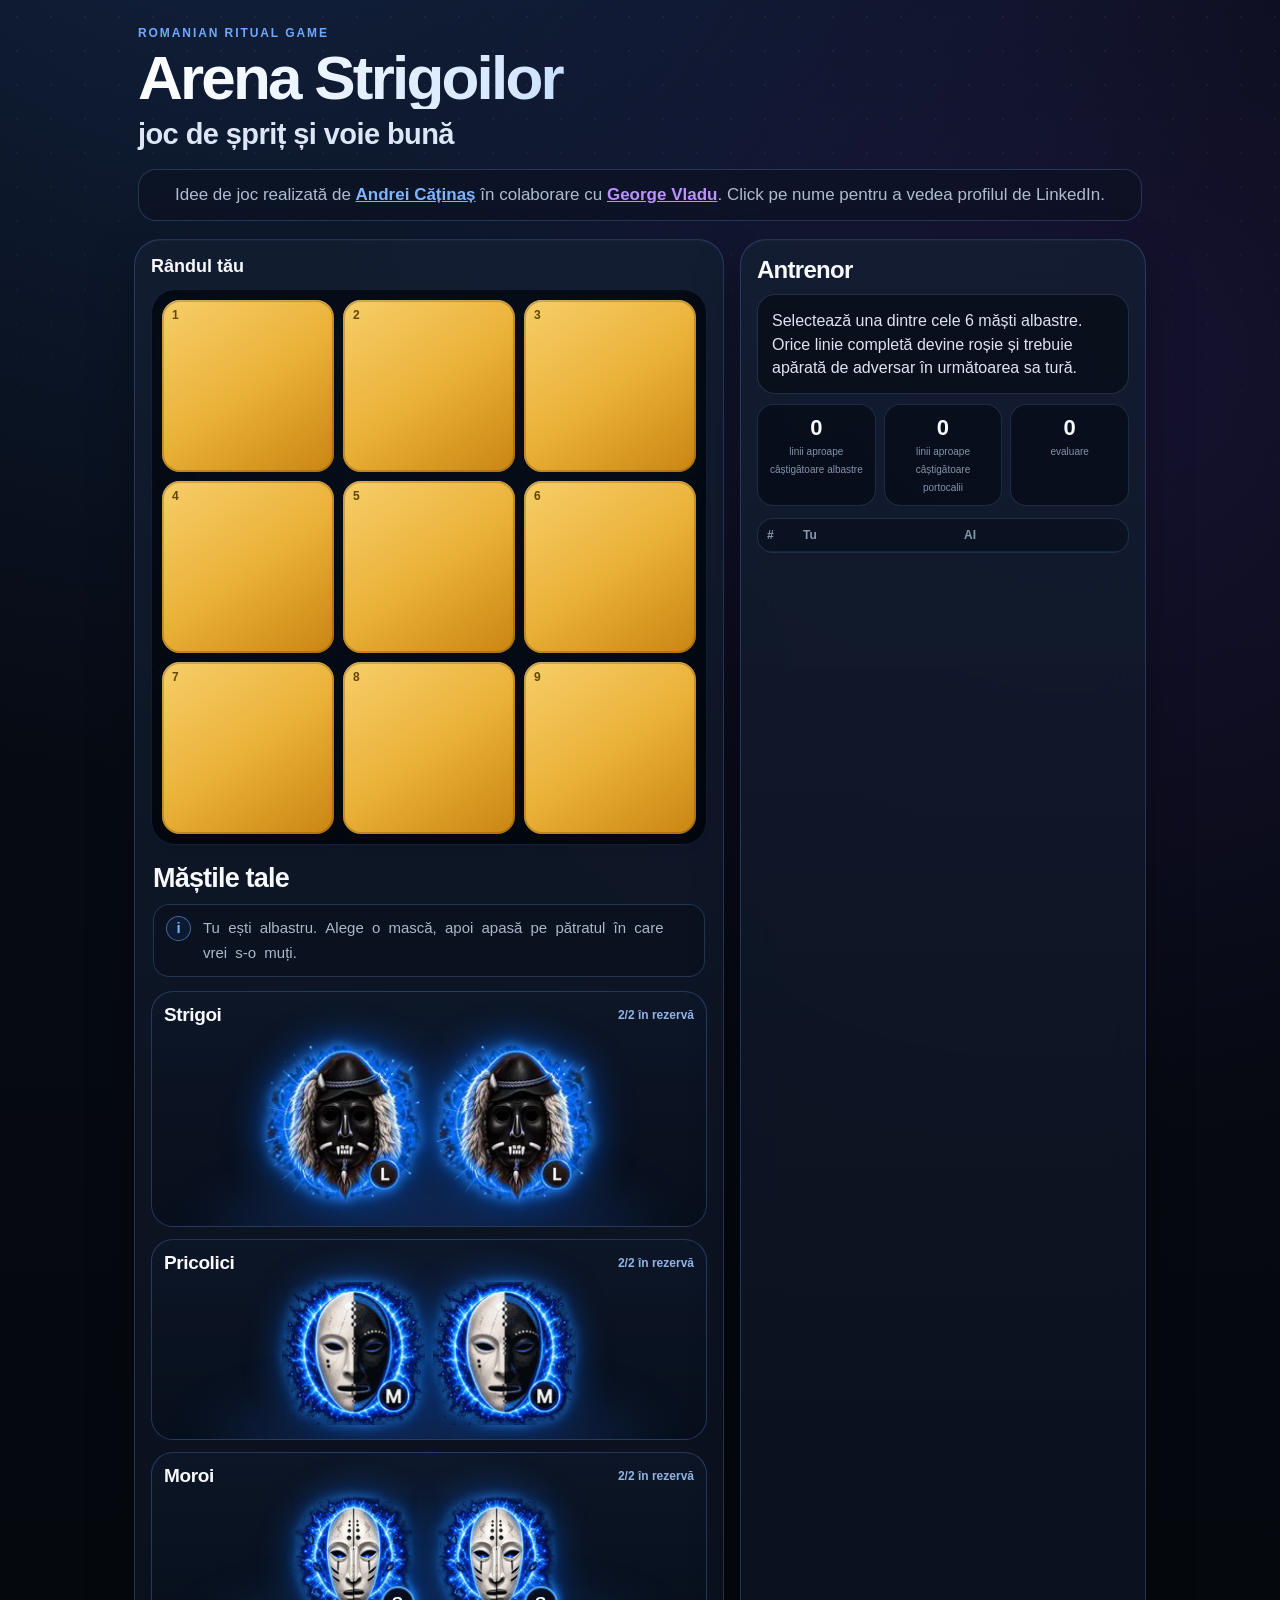
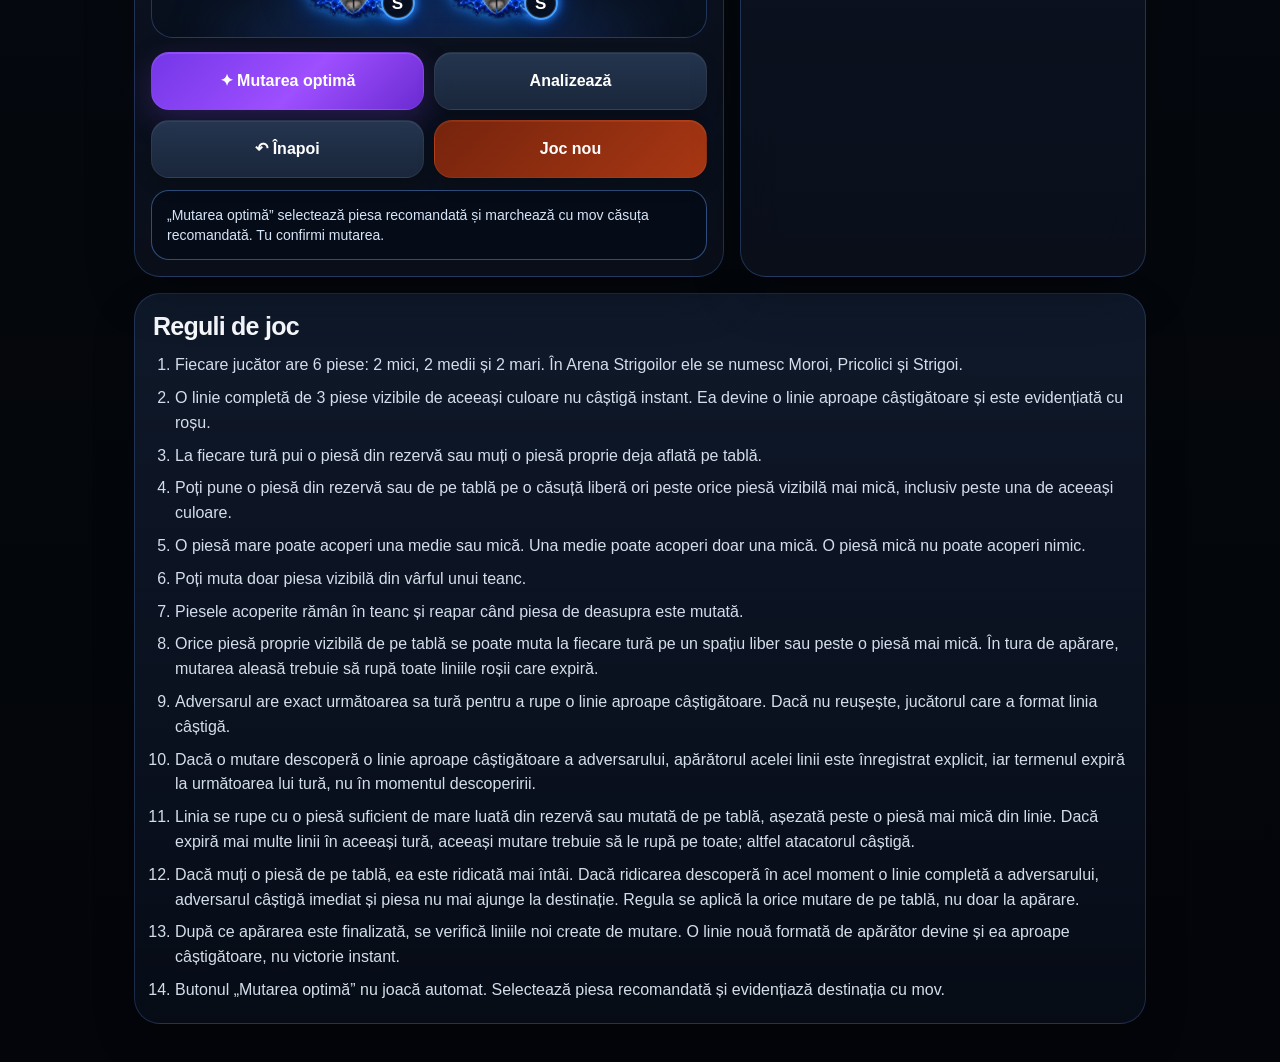
<file: index.html>
<!doctype html>
<html lang="ro">
<head>
  <meta charset="utf-8">
  <meta name="viewport" content="width=device-width,initial-scale=1,maximum-scale=1,user-scalable=no">
  <meta name="theme-color" content="#05080f">
  <title>Arena Strigoilor</title>
  <link rel="icon" href="assets/mask-large.svg" type="image/svg+xml">
  <link rel="stylesheet" href="assets/apple.css">
  <link rel="stylesheet" href="assets/team-aura.css">
  <link rel="stylesheet" href="assets/mask-layout-v2.css?v=20260820a">
  <link rel="stylesheet" href="assets/game-effects.css?v=20260814p">
  <link rel="stylesheet" href="assets/mask-guide.css?v=20260815b">
  <link rel="stylesheet" href="assets/mask-transparent.css?v=20260820d">
  <link rel="stylesheet" href="assets/defeat-popup-v2.css?v=20260814g">
  <link rel="stylesheet" href="assets/win-popup.css?v=20260815a">
  <link rel="stylesheet" href="assets/regula-strigoi-1.css?v=20260817g">
</head>
<body>
  <div class="app">
    <header class="hero">
      <div class="eyebrow">Romanian ritual game</div>
      <h1>Arena Strigoilor</h1>
      <div class="tagline">joc de șpriț și voie bună</div>
      <div class="credit">Idee de joc realizată de <a class="a" href="https://www.linkedin.com/in/andrei-catinas?utm_source=share&amp;utm_campaign=share_via&amp;utm_content=profile&amp;utm_medium=ios_app" target="_blank" rel="noopener noreferrer">Andrei Căținaș</a> în colaborare cu <a class="g" href="https://www.linkedin.com/in/george-vladu-1233897a?utm_source=share_via&amp;utm_content=profile&amp;utm_medium=member_ios" target="_blank" rel="noopener noreferrer">George Vladu</a>. Click pe nume pentru a vedea profilul de LinkedIn.</div>
    </header>
    <div class="layout">
      <section class="glass">
        <div id="status" class="status" aria-live="polite">Rândul tău</div>
        <div id="threatBanner" class="threat-banner" role="status" aria-live="assertive" hidden></div>
        <div id="aiTauntBanner" class="ai-taunt-banner" aria-live="polite" hidden></div>
        <div id="board" class="board"></div>
        <div class="reserve-title">Măștile tale</div>
        <div id="maskInstruction" class="instructions mask-instructions"><div class="i">i</div><div class="mask-instruction-copy">Tu ești albastru. Alege o mască, apoi apasă pe pătratul în care vrei s-o muți.</div></div>
        <div id="reserveGroups" class="reserve-groups"></div>
        <div class="controls"><button id="hint" class="action">✦ Mutarea optimă</button><button id="analyze" class="action">Analizează</button><button id="undo" class="action">↶ Înapoi</button><button id="newgame" class="action">Joc nou</button></div>
        <div id="hintBox" class="hint-box">„Mutarea optimă” selectează piesa recomandată și marchează cu mov căsuța recomandată. Tu confirmi mutarea.</div>
      </section>
      <section class="glass">
        <div class="coach-title">Antrenor</div>
        <div id="coach" class="coach" aria-live="polite">Selectează o mască albastră din rezervă. Piesele sunt grupate pe 3 rânduri: mari sus, medii la mijloc, mici jos.</div>
        <div class="metrics"><div class="metric"><strong id="mine">0</strong><span>linii aproape câștigătoare albastre</span></div><div class="metric"><strong id="theirs">0</strong><span>linii aproape câștigătoare portocalii</span></div><div class="metric"><strong id="eval">0</strong><span>evaluare</span></div></div>
        <div class="history"><div class="row head"><div>#</div><div>Tu</div><div>AI</div></div><div id="historyRows"></div></div>
      </section>
    </div>
    <section class="rules">
      <h2>Reguli de joc</h2>
      <ol>
        <li>Fiecare jucător are 6 piese: 2 mici, 2 medii și 2 mari. În Arena Strigoilor ele se numesc Moroi, Pricolici și Strigoi.</li>
        <li>O linie completă de 3 piese vizibile de aceeași culoare nu câștigă instant. Ea devine o linie aproape câștigătoare și este evidențiată cu roșu.</li>
        <li>La fiecare tură pui o piesă din rezervă sau muți o piesă proprie deja aflată pe tablă.</li>
        <li>Poți pune o piesă din rezervă sau de pe tablă pe o căsuță liberă ori peste orice piesă vizibilă mai mică, inclusiv peste una de aceeași culoare.</li>
        <li>O piesă mare poate acoperi una medie sau mică. Una medie poate acoperi doar una mică. O piesă mică nu poate acoperi nimic.</li>
        <li>Poți muta doar piesa vizibilă din vârful unui teanc.</li>
        <li>Piesele acoperite rămân în teanc și reapar când piesa de deasupra este mutată.</li>
        <li>Orice piesă proprie vizibilă de pe tablă se poate muta la fiecare tură pe un spațiu liber sau peste o piesă mai mică. În tura de apărare, mutarea aleasă trebuie să rupă toate liniile roșii care expiră.</li>
        <li>Adversarul are exact următoarea sa tură pentru a rupe o linie aproape câștigătoare. Dacă nu reușește, jucătorul care a format linia câștigă.</li>
        <li>Dacă o mutare descoperă o linie aproape câștigătoare a adversarului, apărătorul acelei linii este înregistrat explicit, iar termenul expiră la următoarea lui tură, nu în momentul descoperirii.</li>
        <li>Linia se rupe cu o piesă suficient de mare luată din rezervă sau mutată de pe tablă, așezată peste o piesă mai mică din linie. Dacă expiră mai multe linii în aceeași tură, aceeași mutare trebuie să le rupă pe toate; altfel atacatorul câștigă.</li>
        <li>Dacă muți o piesă de pe tablă, ea este ridicată mai întâi. Dacă ridicarea descoperă în acel moment o linie completă a adversarului, adversarul câștigă imediat și piesa nu mai ajunge la destinație. Regula se aplică la orice mutare de pe tablă, nu doar la apărare.</li>
        <li>După ce apărarea este finalizată, se verifică liniile noi create de mutare. O linie nouă formată de apărător devine și ea aproape câștigătoare, nu victorie instant.</li>
        <li>Butonul „Mutarea optimă” nu joacă automat. Selectează piesa recomandată și evidențiază destinația cu mov.</li>
      </ol>
    </section>
  </div>
  <div id="fireworks"></div>
  <div id="loseOverlay" class="overlay"><div class="popup"><img src="defeat.svg?v=20260814g" alt=""><h3>Ai fost învins</h3><p>Viața e grea Boss</p><button id="closePopup">Închide</button></div></div>
  <script src="assets/mask-assets.js?v=20260820c"></script>
  <script src="assets/regula-strigoi-1.js?v=20260820e"></script>
  <script src="assets/apple.js?v=20260820c"></script>
  <script src="assets/mask-guide.js?v=20260815b"></script>
  <script src="assets/win-popup-hook.js?v=20260815a"></script>
  <script src="assets/defeat-sticker.js?v=20260814g"></script>
</body>
</html>
</file>
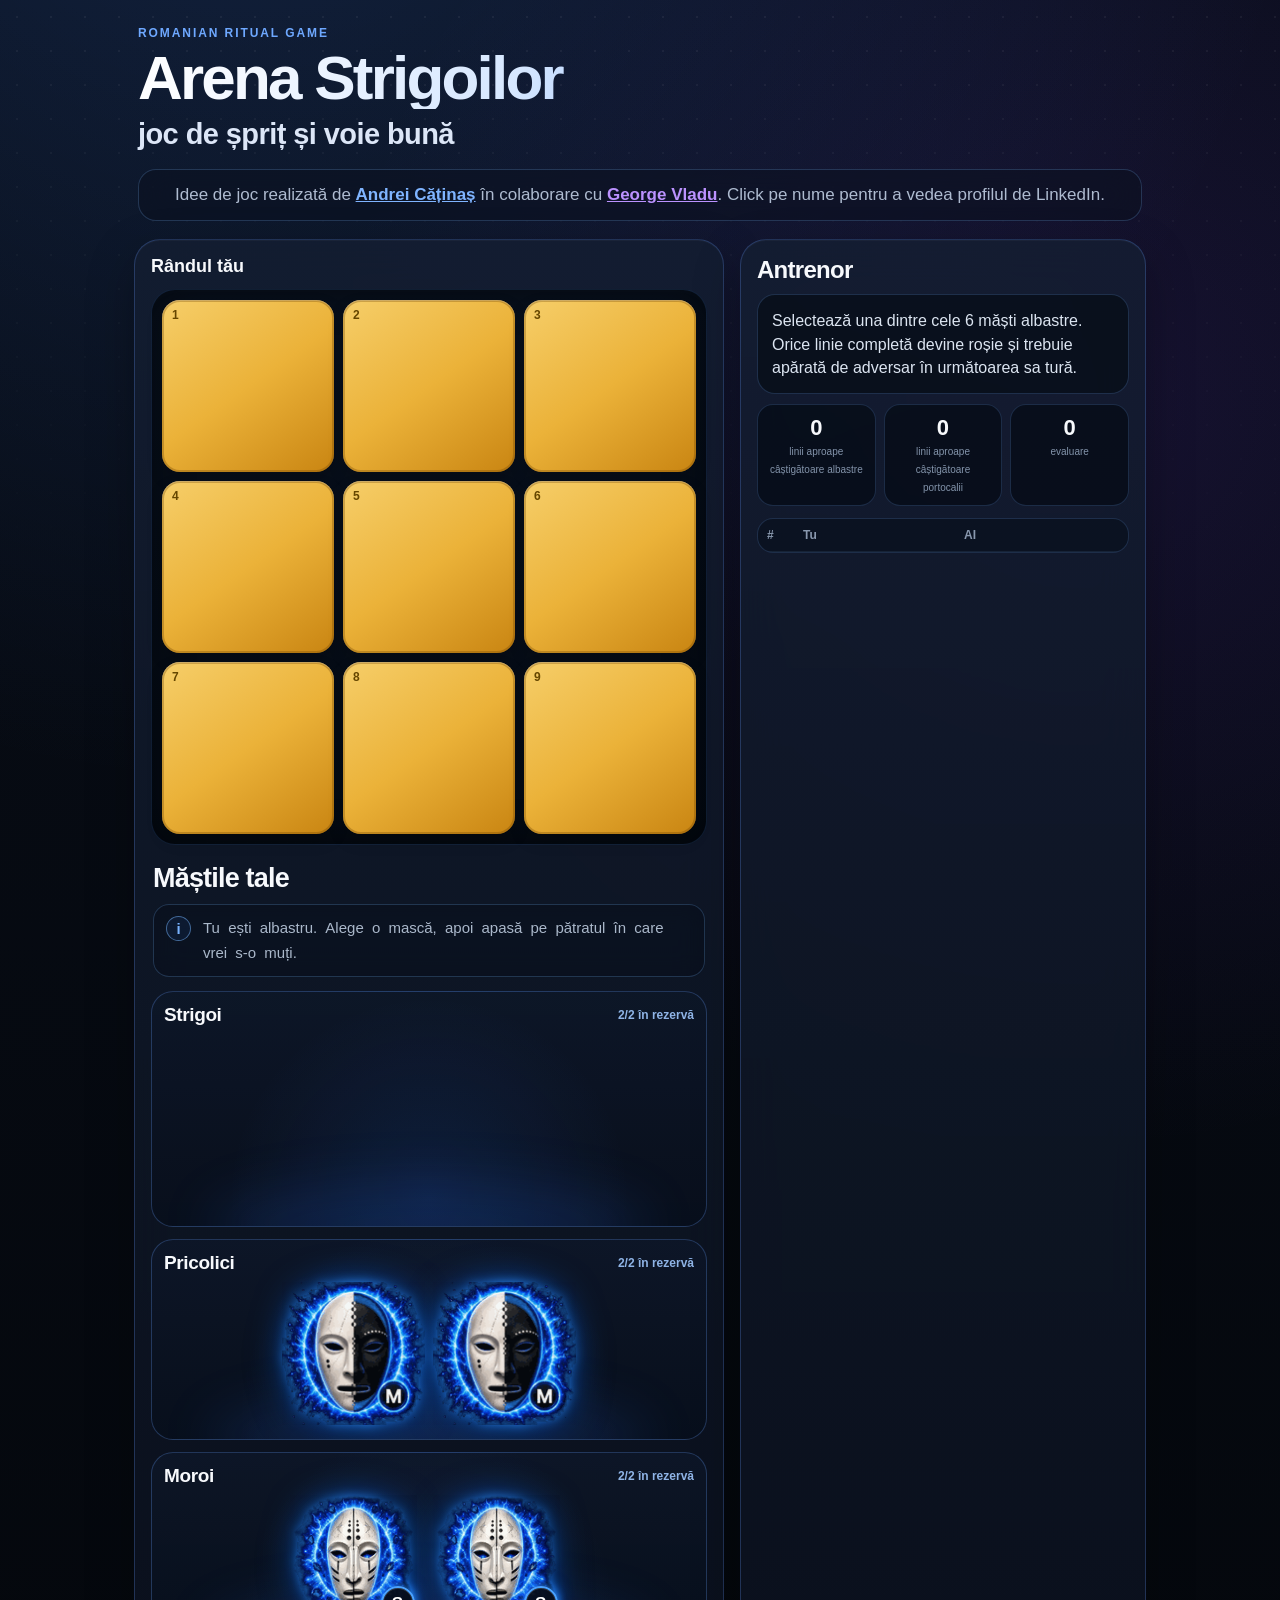
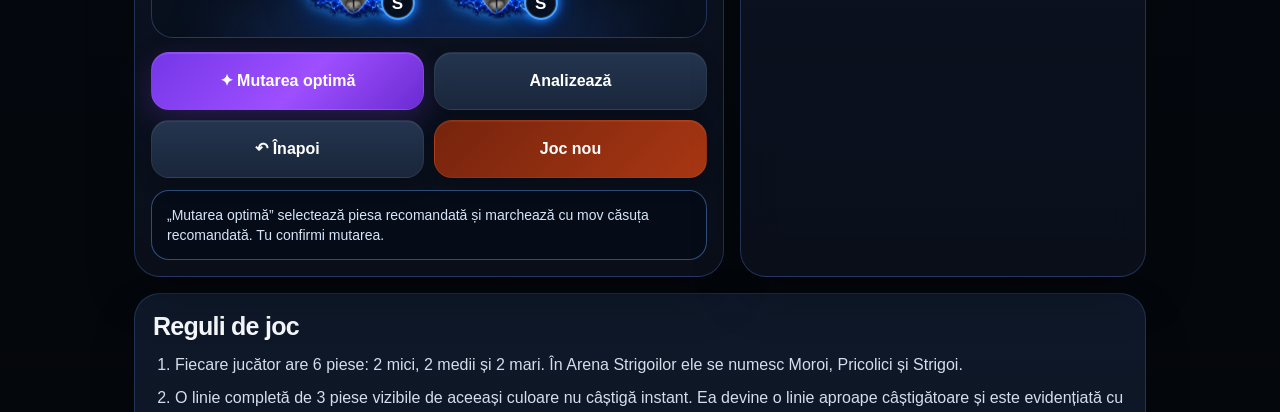
<file: apple.html>
<!doctype html>
<html lang="ro">
<head>
  <meta charset="utf-8">
  <meta name="viewport" content="width=device-width,initial-scale=1">
  <meta http-equiv="refresh" content="0; url=./">
  <link rel="canonical" href="./">
  <title>Arena Strigoilor</title>
</head>
<body>
  <p>Această adresă a fost înlocuită. <a href="./">Deschide Arena Strigoilor</a>.</p>
</body>
</html>
</file>
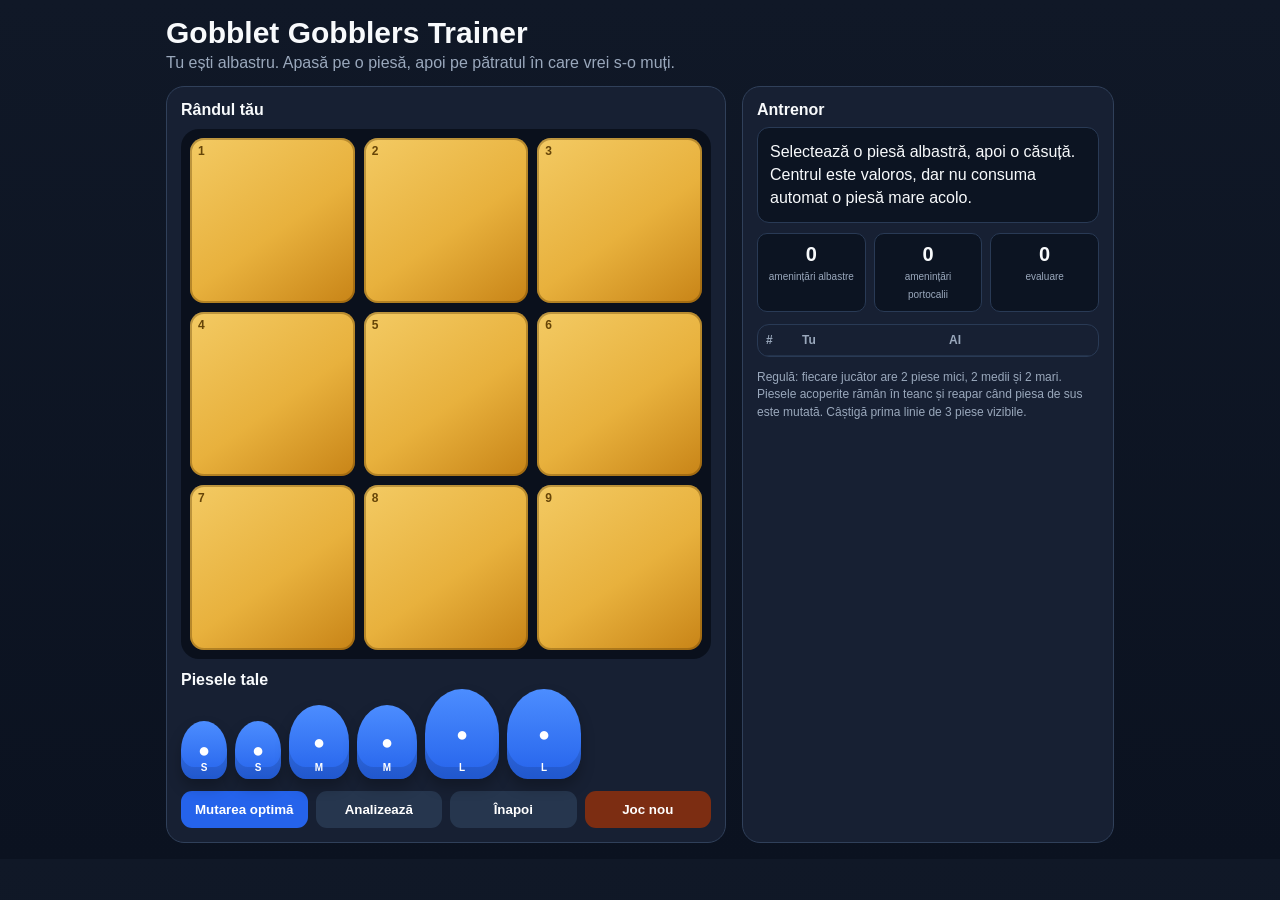
<file: index joc.html>
<!DOCTYPE html>
<html lang="ro">
<head>
<meta charset="utf-8">
<meta name="viewport" content="width=device-width,initial-scale=1,maximum-scale=1,user-scalable=no">
<title>Gobblet Gobblers Trainer</title>
<style>
:root{
  --bg:#101827;--panel:#172033;--line:#30405a;--text:#f8fafc;--muted:#9aa8bc;
  --wood:#e8b13d;--wood2:#c88417;--blue:#2563eb;--orange:#f97316;--green:#22c55e;
}
*{box-sizing:border-box}
body{margin:0;background:linear-gradient(#101827,#0b1220);color:var(--text);font-family:Arial,Helvetica,sans-serif}
.app{max-width:980px;margin:auto;padding:16px}
h1{margin:0 0 4px;font-size:30px}.sub{color:var(--muted);margin-bottom:14px}
.layout{display:grid;grid-template-columns:minmax(300px,560px) 1fr;gap:16px}
@media(max-width:820px){.layout{grid-template-columns:1fr}}
.card{background:var(--panel);border:1px solid var(--line);border-radius:18px;padding:14px}
.status{font-weight:700;margin-bottom:10px}
.board{
  display:grid;grid-template-columns:repeat(3,1fr);gap:9px;
  width:100%;aspect-ratio:1;background:#0a101c;padding:9px;border-radius:18px
}
.cell{
  position:relative;border:none;border-radius:14px;
  background:linear-gradient(145deg,#f3ca63,var(--wood) 55%,var(--wood2));
  box-shadow:inset 0 0 0 2px rgba(91,55,0,.35);
  min-height:90px;cursor:pointer
}
.cell.legal{outline:4px solid var(--green);outline-offset:-5px}
.num{position:absolute;left:8px;top:6px;color:#664508;font-weight:bold;font-size:12px}
.stack{position:absolute;right:8px;top:6px;color:#664508;font-size:11px;font-weight:bold}
.piece{
  position:absolute;left:50%;bottom:8px;transform:translateX(-50%);
  border-radius:50% 50% 28% 28%;display:flex;align-items:center;justify-content:center;
  color:white;font-weight:bold;box-shadow:inset 0 -12px 0 rgba(0,0,0,.12),0 8px 14px rgba(0,0,0,.25);
  cursor:pointer
}
.blue{background:linear-gradient(#4c8dff,var(--blue))}
.orange{background:linear-gradient(#ffad67,var(--orange))}
.S{width:38%;height:43%}.M{width:55%;height:62%}.L{width:72%;height:80%}
.piece.selected{outline:4px solid var(--green);outline-offset:3px}
.face{font-size:20px}.size{position:absolute;bottom:6px;font-size:10px}
.reserve-wrap{margin-top:12px}
.reserve{display:flex;gap:8px;align-items:end;min-height:88px;flex-wrap:wrap}
.reserve .piece{position:relative;left:auto;bottom:auto;transform:none;flex:none}
.reserve .S{width:46px;height:58px}.reserve .M{width:60px;height:74px}.reserve .L{width:74px;height:90px}
.btns{display:grid;grid-template-columns:repeat(4,1fr);gap:8px;margin-top:12px}
@media(max-width:500px){.btns{grid-template-columns:repeat(2,1fr)}}
button.action{border:0;border-radius:11px;padding:11px 8px;background:#26364e;color:white;font-weight:bold}
button.primary{background:#2563eb}button.danger{background:#7c2d12}
.coach{background:#0c1422;border:1px solid #293a55;border-radius:12px;padding:12px;min-height:96px;line-height:1.45}
.metrics{display:grid;grid-template-columns:repeat(3,1fr);gap:8px;margin-top:10px}
.metric{background:#0c1422;border:1px solid #293a55;border-radius:10px;padding:9px;text-align:center}
.metric strong{display:block;font-size:20px}.metric span{font-size:10px;color:var(--muted)}
.history{margin-top:12px;max-height:260px;overflow:auto;border:1px solid #293a55;border-radius:12px}
.row{display:grid;grid-template-columns:30px 1fr 1fr;gap:6px;padding:8px;border-bottom:1px solid #23324a;font-size:12px}
.row.head{color:var(--muted);font-weight:bold}
.small{font-size:12px;color:var(--muted);line-height:1.45}
</style>
</head>
<body>
<div class="app">
  <h1>Gobblet Gobblers Trainer</h1>
  <div class="sub">Tu ești albastru. Apasă pe o piesă, apoi pe pătratul în care vrei s-o muți.</div>

  <div class="layout">
    <section class="card">
      <div id="status" class="status">Rândul tău</div>

      <div id="board" class="board">
        <button class="cell" data-cell="0"><span class="num">1</span></button>
        <button class="cell" data-cell="1"><span class="num">2</span></button>
        <button class="cell" data-cell="2"><span class="num">3</span></button>
        <button class="cell" data-cell="3"><span class="num">4</span></button>
        <button class="cell" data-cell="4"><span class="num">5</span></button>
        <button class="cell" data-cell="5"><span class="num">6</span></button>
        <button class="cell" data-cell="6"><span class="num">7</span></button>
        <button class="cell" data-cell="7"><span class="num">8</span></button>
        <button class="cell" data-cell="8"><span class="num">9</span></button>
      </div>

      <div class="reserve-wrap">
        <div><b>Piesele tale</b></div>
        <div id="reserve" class="reserve"></div>
      </div>

      <div class="btns">
        <button id="hint" class="action primary">Mutarea optimă</button>
        <button id="analyze" class="action">Analizează</button>
        <button id="undo" class="action">Înapoi</button>
        <button id="newgame" class="action danger">Joc nou</button>
      </div>
    </section>

    <section class="card">
      <b>Antrenor</b>
      <div id="coach" class="coach" style="margin-top:8px">
        Selectează o piesă albastră din rezervă. Poți acoperi doar o piesă mai mică.
      </div>

      <div class="metrics">
        <div class="metric"><strong id="mine">0</strong><span>amenințări albastre</span></div>
        <div class="metric"><strong id="theirs">0</strong><span>amenințări portocalii</span></div>
        <div class="metric"><strong id="eval">0</strong><span>evaluare</span></div>
      </div>

      <div class="history">
        <div class="row head"><div>#</div><div>Tu</div><div>AI</div></div>
        <div id="historyRows"></div>
      </div>

      <p class="small">Regulă: fiecare jucător are 2 piese mici, 2 medii și 2 mari. Piesele acoperite rămân în teanc și reapar când piesa de sus este mutată. Câștigă prima linie de 3 piese vizibile.</p>
    </section>
  </div>
</div>

<script>
(function(){
const SZ={S:1,M:2,L:3}, LINES=[[0,1,2],[3,4,5],[6,7,8],[0,3,6],[1,4,7],[2,5,8],[0,4,8],[2,4,6]];
let board,reserve,turn,selected,over,history,log;

function pieces(c){return ["S1","S2","M1","M2","L1","L2"].map(x=>({id:c+x,color:c,size:x[0]}))}
function reset(){
 board=Array.from({length:9},()=>[]);
 reserve={b:pieces("b"),o:pieces("o")};
 turn="b"; selected=null; over=false; history=[]; log=[];
 msg("Selectează o piesă albastră, apoi o căsuță. Centrul este valoros, dar nu consuma automat o piesă mare acolo.");
 render();
}
function top(i){let s=board[i];return s.length?s[s.length-1]:null}
function winner(){
 for(const l of LINES){let a=top(l[0]),b=top(l[1]),c=top(l[2]);if(a&&b&&c&&a.color===b.color&&b.color===c.color)return a.color}
 return null
}
function legal(p,from){
 let r=[];for(let i=0;i<9;i++){if(i===from)continue;let t=top(i);if(!t||SZ[p.size]>SZ[t.size])r.push(i)}return r
}
function clone(){return {board:board.map(s=>s.map(p=>({...p}))),reserve:{b:reserve.b.map(p=>({...p})),o:reserve.o.map(p=>({...p}))},turn}}
function load(s){board=s.board.map(x=>x.map(p=>({...p})));reserve={b:s.reserve.b.map(p=>({...p})),o:s.reserve.o.map(p=>({...p}))};turn=s.turn}
function moves(color){
 let r=[];
 reserve[color].forEach(p=>legal(p,null).forEach(to=>r.push({kind:"r",id:p.id,size:p.size,from:null,to})));
 for(let i=0;i<9;i++){let p=top(i);if(p&&p.color===color)legal(p,i).forEach(to=>r.push({kind:"b",id:p.id,size:p.size,from:i,to}))}
 return r
}
function apply(m,color){
 let p;
 if(m.kind==="r"){let k=reserve[color].findIndex(x=>x.id===m.id);if(k<0)return false;p=reserve[color].splice(k,1)[0]}
 else {p=board[m.from].pop();if(!p||p.id!==m.id)return false}
 board[m.to].push(p);turn=color==="b"?"o":"b";return true
}
function threat(color){
 let n=0;
 for(const l of LINES){let me=0,op=0,emp=0;for(const i of l){let p=top(i);if(!p)emp++;else if(p.color===color)me++;else op++}if(me===2&&op===0&&emp===1)n++}
 return n
}
function score(color){
 let w=winner();if(w===color)return 10000;if(w&&w!==color)return -10000;
 let s=(threat(color)*120)-(threat(color==="b"?"o":"b")*150);
 let c=top(4);if(c)s+=c.color===color?30:-30;
 for(const i of [0,2,6,8]){let p=top(i);if(p)s+=p.color===color?8:-8}
 return s
}
function immediateWin(color){
 let base=clone();
 for(const m of moves(color)){load(base);apply(m,color);if(winner()===color){load(base);return m}}
 load(base);return null
}
function bestMove(color){
 let win=immediateWin(color);if(win)return {m:win,v:10000};
 let ms=moves(color), best=null, bestv=-1e9, base=clone();
 for(const m of ms){
   load(base);apply(m,color);
   let opp=color==="b"?"o":"b";
   let v=score(color);
   if(immediateWin(opp))v-=1000;
   if(m.to===4)v+=18;
   if(v>bestv){bestv=v;best=m}
 }
 load(base);return {m:best,v:bestv}
}
function desc(m){return !m?"—":(m.kind==="r"?`${m.size} → ${m.to+1}`:`${m.size}: ${m.from+1} → ${m.to+1}`)}
function selectReserve(id){if(turn!=="b"||over)return;let p=reserve.b.find(x=>x.id===id);if(!p)return;selected={kind:"r",id:p.id,size:p.size,from:null};render()}
function selectCellPiece(i){if(turn!=="b"||over)return;let p=top(i);if(p&&p.color==="b"){selected={kind:"b",id:p.id,size:p.size,from:i};render()}}
function userTo(i){
 if(turn!=="b"||over||!selected)return;
 let p=selected.kind==="r"?reserve.b.find(x=>x.id===selected.id):top(selected.from);
 if(!p||!legal(p,selected.from).includes(i)){msg("Mutare ilegală. O piesă poate acoperi doar o piesă mai mică.");return}
 let before=clone(), recommended=bestMove("b").m;
 history.push({state:before,log:JSON.parse(JSON.stringify(log))});
 let m={...selected,to:i};apply(m,"b");selected=null;
 log.push({b:desc(m),o:""});
 let w=winner();if(w){finish(w);return}
 msg(desc(m)===desc(recommended)?`Foarte bine. ${desc(m)} este recomandarea motorului.`:`Ai jucat ${desc(m)}. Motorul prefera ${desc(recommended)}.`);
 render();setTimeout(ai,180);
}
function ai(){
 if(over)return;
 let bm=bestMove("o").m;if(!bm){turn="b";render();return}
 apply(bm,"o");if(log.length)log[log.length-1].o=desc(bm);
 let w=winner();if(w){finish(w);return}
 turn="b";msg(`AI a jucat ${desc(bm)}. Verifică dacă ai o victorie imediată, apoi dacă trebuie să blochezi.`);render();
}
function finish(w){over=true;msg(w==="b"?"Ai câștigat.":"AI a câștigat. Apasă „Înapoi” ca să refaci ultima decizie.");render()}
function undo(){
 if(!history.length)return;let h=history.pop();load(h.state);log=h.log;selected=null;over=false;msg("Am revenit înaintea ultimei tale mutări.");render()
}
function hint(){if(turn!=="b"||over)return;let b=bestMove("b");msg(`Sugestie: ${desc(b.m)}. Motivul principal: maximizează presiunea și reduce răspunsurile tactice ale adversarului.`)}
function analyze(){if(turn!=="b"||over)return;let b=bestMove("b");msg(`Poziție: ${score("b")>60?"avantaj albastru":score("b")<-60?"avantaj portocaliu":"aproape egal"}. Cea mai bună mutare găsită: ${desc(b.m)}.`)}
function msg(t){document.getElementById("coach").textContent=t}
function render(){
 document.getElementById("status").textContent=over?(winner()==="b"?"Ai câștigat":"AI a câștigat"):(turn==="b"?"Rândul tău":"AI gândește...");
 let leg=[];
 if(selected){let p=selected.kind==="r"?reserve.b.find(x=>x.id===selected.id):top(selected.from);if(p)leg=legal(p,selected.from)}
 document.querySelectorAll(".cell").forEach((c,i)=>{
   c.classList.toggle("legal",leg.includes(i));
   c.innerHTML=`<span class="num">${i+1}</span>`;
   if(board[i].length>1)c.innerHTML+=`<span class="stack">×${board[i].length}</span>`;
   let p=top(i);if(p){
     let d=document.createElement("div");
     d.className=`piece ${p.color==="b"?"blue":"orange"} ${p.size}${selected&&selected.id===p.id?" selected":""}`;
     d.innerHTML=`<span class="face">●</span><span class="size">${p.size}</span>`;
     d.onclick=(e)=>{e.stopPropagation();if(p.color==="b")selectCellPiece(i);else userTo(i)};
     c.appendChild(d)
   }
   c.onclick=()=>userTo(i)
 });
 let r=document.getElementById("reserve");r.innerHTML="";
 reserve.b.forEach(p=>{let d=document.createElement("div");d.className=`piece blue ${p.size}${selected&&selected.id===p.id?" selected":""}`;d.innerHTML=`<span class="face">●</span><span class="size">${p.size}</span>`;d.onclick=()=>selectReserve(p.id);r.appendChild(d)});
 document.getElementById("mine").textContent=threat("b");
 document.getElementById("theirs").textContent=threat("o");
 document.getElementById("eval").textContent=score("b");
 let h=document.getElementById("historyRows");h.innerHTML="";
 log.forEach((x,i)=>{let d=document.createElement("div");d.className="row";d.innerHTML=`<div>${i+1}</div><div>${x.b}</div><div>${x.o}</div>`;h.appendChild(d)})
}
document.getElementById("hint").onclick=hint;
document.getElementById("analyze").onclick=analyze;
document.getElementById("undo").onclick=undo;
document.getElementById("newgame").onclick=reset;
reset();
})();
</script>
</body>
</html>
</file>
<file: assets/apple.css>
:root{--bg:#05080f;--panel:rgba(17,25,42,.78);--line:rgba(102,153,255,.25);--text:#f7f9fc;--muted:#9aa8bd;--blue:#4d94ff;--purple:#8b5cf6;--orange:#ff7a1a;--wood:#ebb239;--wood2:#c98512}*{box-sizing:border-box;-webkit-tap-highlight-color:transparent}html{background:var(--bg)}body{margin:0;color:var(--text);font-family:-apple-system,BlinkMacSystemFont,"SF Pro Display","SF Pro Text",Inter,Arial,sans-serif;background:radial-gradient(circle at 20% -10%,rgba(66,133,255,.18),transparent 34%),radial-gradient(circle at 85% 15%,rgba(124,58,237,.13),transparent 30%),linear-gradient(180deg,#080d17 0%,#04070c 70%,#03050a 100%);min-height:100vh}body:before{content:"";position:fixed;inset:0;pointer-events:none;opacity:.16;background-image:radial-gradient(circle,rgba(255,255,255,.35) 0 1px,transparent 1.5px);background-size:34px 34px;mask-image:linear-gradient(to bottom,#000,transparent 70%)}.app{max-width:1040px;margin:auto;padding:18px 14px 38px;position:relative}.hero{padding:8px 4px 18px}.eyebrow{font-size:12px;letter-spacing:.16em;text-transform:uppercase;color:#6ea8ff;font-weight:800;margin-bottom:8px}h1{margin:0;font-size:clamp(38px,8vw,62px);line-height:.98;letter-spacing:-.045em;font-weight:900;background:linear-gradient(105deg,#fff 0%,#d6e7ff 38%,#75aaff 68%,#b089ff 100%);-webkit-background-clip:text;background-clip:text;color:transparent}.tagline{margin:9px 0 0;color:#dce6f7;font-size:clamp(18px,4.8vw,29px);font-weight:750;letter-spacing:-.02em}.credit{margin:18px 0 0;padding:13px 14px;border-radius:18px;border:1px solid rgba(119,183,255,.22);background:rgba(11,18,31,.55);backdrop-filter:blur(18px);color:#aebbd0;text-align:center;font-size:clamp(14px,3.5vw,17px);line-height:1.45}.credit .a{color:#7fb4ff;font-weight:800}.credit .g{color:#bb92ff;font-weight:800}.instructions{margin:14px 0 0;display:flex;gap:10px;align-items:flex-start;color:#aab8ca;font-size:15px;line-height:1.45}.instructions .i{flex:0 0 25px;width:25px;height:25px;border-radius:50%;display:grid;place-items:center;border:1px solid rgba(119,183,255,.5);color:#79b3ff;background:rgba(57,123,255,.08);font-weight:900}.layout{display:grid;grid-template-columns:minmax(310px,590px) 1fr;gap:16px}@media(max-width:900px){.layout{grid-template-columns:1fr}}.glass{background:linear-gradient(180deg,rgba(20,30,50,.84),rgba(10,16,28,.92));border:1px solid var(--line);border-radius:26px;padding:16px;box-shadow:0 18px 48px rgba(0,0,0,.26),inset 0 1px rgba(255,255,255,.03);backdrop-filter:blur(22px);-webkit-backdrop-filter:blur(22px)}.status{font-size:18px;font-weight:800;margin:0 0 12px}.board{display:grid;grid-template-columns:repeat(3,1fr);gap:9px;width:100%;aspect-ratio:1;background:linear-gradient(180deg,#08101d,#050b14);padding:10px;border-radius:24px;border:1px solid rgba(95,155,255,.13);box-shadow:inset 0 0 40px rgba(0,0,0,.48)}.cell{position:relative;border:0;border-radius:18px;min-height:90px;cursor:pointer;background:linear-gradient(145deg,#f6ce69 0%,var(--wood) 50%,var(--wood2) 100%);box-shadow:inset 0 0 0 2px rgba(107,65,0,.3),inset 0 1px rgba(255,255,255,.3),0 7px 16px rgba(0,0,0,.18)}.cell.legal{outline:4px solid #31d39b;outline-offset:-6px}.cell.hint-target{outline:5px solid #a56cff;outline-offset:-7px;box-shadow:0 0 0 3px rgba(164,108,255,.18),0 0 28px rgba(139,92,246,.32),inset 0 0 0 2px rgba(107,65,0,.3)}.num{position:absolute;left:10px;top:8px;color:#654600;font-size:12px;font-weight:900}.stack{position:absolute;right:8px;top:7px;color:#654600;font-size:11px;font-weight:900}.piece{position:absolute;left:50%;bottom:7px;transform:translateX(-50%);cursor:pointer;display:block}.piece.selected{filter:drop-shadow(0 0 13px rgba(45,212,191,.95))}.S{width:42%;height:46%}.M{width:60%;height:66%}.L{width:78%;height:83%}.mask-art{width:100%;height:100%;object-fit:contain;display:block;filter:drop-shadow(0 7px 12px rgba(0,0,0,.4))}.team-dot{position:absolute;top:3px;right:2px;width:12px;height:12px;border-radius:50%;border:2px solid rgba(255,255,255,.9);box-shadow:0 0 0 3px rgba(3,8,18,.65),0 0 14px currentColor}.team-dot.blue{background:#4b96ff;color:#4b96ff}.team-dot.orange{background:#ff781c;color:#ff781c}.reserve-title{margin:18px 2px 10px;font-size:27px;font-weight:850;letter-spacing:-.03em}.reserve-groups{display:flex;flex-direction:column;gap:12px}.reserve-group{border:1px solid rgba(104,158,255,.27);border-radius:22px;padding:12px 12px 14px;background:radial-gradient(circle at 50% 88%,rgba(45,117,255,.13),transparent 58%),linear-gradient(180deg,rgba(13,23,40,.9),rgba(8,15,28,.92));overflow:hidden;position:relative}.reserve-group:before{content:"";position:absolute;inset:auto 10% -42px;height:88px;border-radius:50%;background:rgba(47,116,255,.13);filter:blur(25px);pointer-events:none}.reserve-head{display:flex;justify-content:space-between;align-items:center;gap:10px;margin:0 0 8px;position:relative;z-index:1}.reserve-head strong{font-size:19px;letter-spacing:-.02em}.reserve-head span{font-size:12px;color:#8fb4e6;font-weight:750}.reserve-row{display:flex;align-items:flex-end;justify-content:flex-start;gap:8px;min-height:92px;position:relative;z-index:1}.reserve-row .piece{position:relative;left:auto;bottom:auto;transform:none;flex:0 0 auto}.reserve-row.large .L{width:31%;height:auto;aspect-ratio:240/260}.reserve-row.medium .M{width:28%;height:auto;aspect-ratio:240/240}.reserve-row.small .S{width:25%;height:auto;aspect-ratio:220/220}@media(max-width:390px){.reserve-row{gap:5px}.reserve-row.large .L{width:32%}.reserve-row.medium .M{width:30%}.reserve-row.small .S{width:27%}}.controls{display:grid;grid-template-columns:repeat(2,1fr);gap:10px;margin-top:14px}.action{min-height:58px;border:1px solid rgba(255,255,255,.06);border-radius:18px;padding:12px 10px;color:#fff;font:800 16px/1 -apple-system,BlinkMacSystemFont,"SF Pro Text",Arial,sans-serif;cursor:pointer;background:linear-gradient(180deg,rgba(39,56,83,.92),rgba(27,40,61,.95));box-shadow:inset 0 1px rgba(255,255,255,.06),0 8px 18px rgba(0,0,0,.16)}.action:active{transform:scale(.985)}#hint{background:linear-gradient(135deg,#7437e8,#9e4fff 55%,#6b2bd2);box-shadow:0 10px 30px rgba(127,63,231,.25),inset 0 1px rgba(255,255,255,.13)}#newgame{background:linear-gradient(135deg,#76240d,#a83713);border-color:rgba(255,118,72,.14)}.hint-box{margin-top:12px;padding:14px 15px;border-radius:18px;background:rgba(5,12,24,.72);border:1px solid rgba(105,165,255,.43);color:#d7e5f8;font-size:14px;line-height:1.45}.coach-title{font-size:24px;font-weight:850;letter-spacing:-.03em}.coach{margin-top:10px;background:rgba(4,10,19,.62);border:1px solid rgba(97,145,216,.25);border-radius:18px;padding:14px;min-height:100px;line-height:1.45;color:#dce5f1}.metrics{display:grid;grid-template-columns:repeat(3,1fr);gap:8px;margin-top:10px}.metric{background:rgba(4,10,19,.66);border:1px solid rgba(97,145,216,.23);border-radius:16px;padding:10px;text-align:center}.metric strong{display:block;font-size:22px}.metric span{font-size:10px;color:#8393aa}.history{margin-top:12px;max-height:260px;overflow:auto;border:1px solid rgba(97,145,216,.22);border-radius:16px;background:rgba(4,10,19,.42)}.row{display:grid;grid-template-columns:30px 1fr 1fr;gap:6px;padding:9px;border-bottom:1px solid rgba(80,110,150,.18);font-size:12px}.row.head{color:#8998ae;font-weight:800}.rules{margin-top:16px;background:linear-gradient(180deg,rgba(18,29,49,.82),rgba(7,13,24,.92));border:1px solid rgba(102,153,255,.22);border-radius:26px;padding:18px 18px 12px;box-shadow:0 18px 44px rgba(0,0,0,.2)}.rules h2{margin:0 0 12px;font-size:25px;letter-spacing:-.03em}.rules ol{margin:0;padding-left:22px;color:#d4deeb;line-height:1.55}.rules li{margin:8px 0}.overlay{position:fixed;inset:0;background:rgba(2,5,10,.74);display:none;align-items:center;justify-content:center;padding:20px;z-index:1000;backdrop-filter:blur(12px)}.overlay.show{display:flex}.popup{width:min(315px,88vw);background:rgba(245,247,250,.97);border-radius:28px;padding:14px 14px 19px;text-align:center;box-shadow:0 24px 80px rgba(0,0,0,.56);animation:pop .28s ease-out}.popup img{display:block;width:100%;border-radius:20px}.popup h3{margin:12px 0 4px;color:#0d1420;font-size:24px}.popup p{margin:0;color:#374151}.popup button{margin-top:12px;border:0;border-radius:14px;background:#111b2c;color:#fff;padding:11px 16px;font-weight:850}@keyframes pop{from{transform:scale(.78);opacity:0}to{transform:scale(1);opacity:1}}#fireworks{position:fixed;inset:0;pointer-events:none;z-index:999;overflow:hidden}.fire{position:absolute;width:8px;height:8px;border-radius:50%;opacity:0;animation:burst 1.2s ease-out forwards}@keyframes burst{0%{transform:translate(0,0) scale(.2);opacity:1}100%{transform:translate(var(--x),var(--y)) scale(1.3);opacity:0}}
</file>
<file: assets/team-aura.css>
.team-dot{display:none!important}
.mask-art.team-b{filter:drop-shadow(0 0 5px rgba(49,145,255,.9)) drop-shadow(0 0 14px rgba(0,105,255,.62)) drop-shadow(0 7px 12px rgba(0,0,0,.42))}
.mask-art.team-b.size-L{filter:hue-rotate(178deg) saturate(1.32) brightness(1.04) drop-shadow(0 0 5px rgba(49,145,255,.95)) drop-shadow(0 0 14px rgba(0,105,255,.7)) drop-shadow(0 7px 12px rgba(0,0,0,.42))}
.mask-art.team-o{filter:drop-shadow(0 0 5px rgba(255,125,35,.95)) drop-shadow(0 0 14px rgba(255,88,0,.68)) drop-shadow(0 7px 12px rgba(0,0,0,.42))}
.piece.selected .mask-art.team-b{filter:drop-shadow(0 0 7px rgba(49,145,255,1)) drop-shadow(0 0 18px rgba(0,105,255,.82)) drop-shadow(0 7px 12px rgba(0,0,0,.42))}
.piece.selected .mask-art.team-b.size-L{filter:hue-rotate(178deg) saturate(1.32) brightness(1.04) drop-shadow(0 0 7px rgba(49,145,255,1)) drop-shadow(0 0 18px rgba(0,105,255,.82)) drop-shadow(0 7px 12px rgba(0,0,0,.42))}
.piece.selected .mask-art.team-o{filter:drop-shadow(0 0 7px rgba(255,125,35,1)) drop-shadow(0 0 18px rgba(255,88,0,.8)) drop-shadow(0 7px 12px rgba(0,0,0,.42))}
</file>
<file: assets/mask-layout-v2.css>
.mask-art.team-b.size-L{content:url('mask-large.svg?v=20260814p');filter:drop-shadow(0 0 6px rgba(49,145,255,.98)) drop-shadow(0 0 18px rgba(0,105,255,.78)) drop-shadow(0 7px 12px rgba(0,0,0,.42))!important}
.mask-art.team-o.size-L{content:url('mask-large-orange.svg?v=20260814p');filter:drop-shadow(0 0 6px rgba(255,125,35,.98)) drop-shadow(0 0 18px rgba(255,88,0,.78)) drop-shadow(0 7px 12px rgba(0,0,0,.42))!important}
.piece.selected .mask-art.team-b.size-L{filter:drop-shadow(0 0 8px rgba(49,145,255,1)) drop-shadow(0 0 22px rgba(0,105,255,.92)) drop-shadow(0 7px 12px rgba(0,0,0,.42))!important}
.piece.selected .mask-art.team-o.size-L{filter:drop-shadow(0 0 8px rgba(255,125,35,1)) drop-shadow(0 0 22px rgba(255,88,0,.92)) drop-shadow(0 7px 12px rgba(0,0,0,.42))!important}

/* Pricolici Medium: real transparent assets, no black square and no CSS masking tricks. */
.mask-art.team-b.size-M{content:url('mask-medium-transparent.svg?v=20260814p')!important;filter:drop-shadow(0 0 6px rgba(49,145,255,.92)) drop-shadow(0 0 16px rgba(0,105,255,.62)) drop-shadow(0 7px 12px rgba(0,0,0,.40))!important}
.mask-art.team-o.size-M{content:url('mask-medium-orange-transparent.svg?v=20260814p')!important;filter:drop-shadow(0 0 6px rgba(255,125,35,.92)) drop-shadow(0 0 16px rgba(255,88,0,.62)) drop-shadow(0 7px 12px rgba(0,0,0,.40))!important}
.piece.M{overflow:visible;isolation:auto}
.piece.M::before,.piece.M::after{display:none!important;content:none!important}
.piece.M .mask-art{position:relative;z-index:1;clip-path:none!important;object-fit:contain!important}

/* Moroi Small: uniform white mask face, no black-white split. */
.mask-art.team-b.size-S{content:url('mask-small-white.svg?v=20260820a')!important}
.mask-art.team-o.size-S{content:url('mask-small-white-orange.svg?v=20260820a')!important}
.piece.S{overflow:visible}
.piece.S::before{content:"";position:absolute;inset:-6%;z-index:0;background-repeat:no-repeat;background-position:center;background-size:contain;mix-blend-mode:screen;pointer-events:none}
.piece.S:has(.mask-art.team-b)::before{background-image:url('mask-small-white.svg?v=20260820a')}
.piece.S:has(.mask-art.team-o)::before{background-image:url('mask-small-white-orange.svg?v=20260820a')}
.piece.S::after{content:"S";position:absolute;right:5%;bottom:5%;z-index:3;width:24%;aspect-ratio:1;border-radius:50%;display:grid;place-items:center;background:rgba(5,11,23,.96);color:#fff;font:900 clamp(9px,2.2vw,15px)/1 -apple-system,BlinkMacSystemFont,"SF Pro Text",Arial,sans-serif;border:2px solid #2f8fff;box-shadow:0 0 0 2px rgba(3,8,18,.55),0 0 12px rgba(45,137,255,.9);pointer-events:none}
.piece.S:has(.mask-art.team-o)::after{border-color:#ff7a1a;box-shadow:0 0 0 2px rgba(3,8,18,.55),0 0 12px rgba(255,105,18,.9)}
.piece.S .mask-art{position:relative;z-index:1;clip-path:none!important;object-fit:contain!important}
.reserve-row.small .S{width:24%!important;height:auto!important;aspect-ratio:1/1!important;margin-right:1.5%!important}
.reserve-row.small .S .mask-art{width:100%!important;height:100%!important;transform:none!important;filter:drop-shadow(0 0 5px rgba(49,145,255,.82)) drop-shadow(0 7px 12px rgba(0,0,0,.42))}
.cell .piece.S{width:50%!important;height:53%!important;top:50%!important;bottom:auto!important;left:50%!important;transform:translate(-50%,-50%)!important}
.cell .piece.S .mask-art{width:100%!important;height:100%!important;transform:none!important;transform-origin:center center}
</file>
<file: assets/game-effects.css>
/* Board centering and cinematic AI move impact */
.cell .piece.S{top:50%!important;bottom:auto!important;left:50%!important;transform:translate(-50%,-50%)!important}
.cell.ai-impact{z-index:3;animation:aiCellKick .56s cubic-bezier(.22,1,.36,1);box-shadow:0 0 0 3px rgba(255,150,60,.34),0 0 30px rgba(255,104,20,.56),0 0 48px rgba(255,80,0,.26),inset 0 0 0 2px rgba(107,65,0,.30),inset 0 0 32px rgba(255,155,52,.20)!important}
.cell.ai-impact::before,.cell.ai-impact::after{content:"";position:absolute;left:50%;top:50%;pointer-events:none;z-index:5;border-radius:50%}
.cell.ai-impact::before{width:82%;aspect-ratio:1;background:radial-gradient(circle,rgba(255,255,255,.94) 0 6%,rgba(255,206,121,.86) 7% 13%,rgba(255,116,25,.62) 20%,rgba(255,76,0,.22) 42%,transparent 68%);mix-blend-mode:screen;animation:aiFlash .52s ease-out forwards}
.cell.ai-impact::after{width:28%;aspect-ratio:1;border:3px solid rgba(255,166,82,.98);box-shadow:0 0 16px rgba(255,122,26,.95),0 0 32px rgba(255,95,0,.66),0 0 42px rgba(76,148,255,.28);animation:aiShockwave .82s cubic-bezier(.16,.84,.32,1) forwards}
.cell.ai-impact .mask-art{animation:aiMaskSlam .64s cubic-bezier(.18,1.3,.32,1);will-change:transform}
@keyframes aiFlash{0%{opacity:0;transform:translate(-50%,-50%) scale(.18)}18%{opacity:1}100%{opacity:0;transform:translate(-50%,-50%) scale(1.45)}}
@keyframes aiShockwave{0%{opacity:1;transform:translate(-50%,-50%) scale(.25)}68%{opacity:.88}100%{opacity:0;transform:translate(-50%,-50%) scale(4.25)}}
@keyframes aiCellKick{0%,100%{transform:translate3d(0,0,0)}16%{transform:translate3d(-2px,1px,0)}30%{transform:translate3d(2px,-1px,0)}44%{transform:translate3d(-1px,1px,0)}58%{transform:translate3d(1px,0,0)}}
@keyframes aiMaskSlam{0%{transform:scale(.72);opacity:.28}38%{transform:scale(1.14);opacity:1}58%{transform:scale(.96)}76%{transform:scale(1.045)}100%{transform:scale(1)}}

/* One AI taunt per move. The banner sits above the board and never hides pieces. */
.ai-taunt-banner{margin:0 0 14px;padding:11px 14px 12px;border-radius:16px;text-align:center;color:#fff;background:rgba(5,9,17,.58);border:1px solid rgba(255,142,58,.62);box-shadow:0 10px 28px rgba(0,0,0,.28),0 0 18px rgba(255,104,20,.15),inset 0 1px rgba(255,255,255,.07);backdrop-filter:blur(9px);-webkit-backdrop-filter:blur(9px);animation:tauntPop .22s cubic-bezier(.2,.9,.28,1)}
.ai-taunt-banner[hidden]{display:none!important}
.ai-taunt-banner .ai-taunt-label{display:block;margin-bottom:4px;color:#ff9c57;font:800 10px/1 -apple-system,BlinkMacSystemFont,"SF Pro Text",Arial,sans-serif;letter-spacing:.10em;text-transform:uppercase}
.ai-taunt-banner strong{display:block;font:850 clamp(13px,3.2vw,17px)/1.24 -apple-system,BlinkMacSystemFont,"SF Pro Display","SF Pro Text",Arial,sans-serif;letter-spacing:-.01em}
@keyframes tauntPop{from{opacity:0;transform:translateY(-5px) scale(.98)}to{opacity:1;transform:translateY(0) scale(1)}}
/* Old centered speech-bubble implementation is intentionally disabled. */
.ai-taunt-stage{display:none!important}

@media (prefers-reduced-motion:reduce){.cell.ai-impact,.cell.ai-impact::before,.cell.ai-impact::after,.cell.ai-impact .mask-art,.ai-taunt-banner{animation-duration:.01ms!important;animation-iteration-count:1!important}}
</file>
<file: assets/mask-guide.css>
.mask-instructions{margin:0 2px 14px;padding:11px 12px;border:1px solid rgba(119,183,255,.22);border-radius:16px;background:rgba(7,14,26,.48);backdrop-filter:blur(12px);-webkit-backdrop-filter:blur(12px);position:relative;overflow:hidden}
.mask-instructions .mask-instruction-copy{line-height:1.5}
.mask-instructions .guide-word{display:inline-block;color:#aab8ca;padding:1px 2px;border-radius:6px;transition:color .18s ease,text-shadow .18s ease,transform .18s ease,background .18s ease}
.reserve-title{scroll-margin-top:90px}
.reserve-title.guide-title-pulse{animation:guideTitlePulse 1s ease-out}
.reserve-groups.guide-glow .reserve-group{animation:guideGroupGlow 1.35s ease-out}
.mask-instructions.guide-box-pulse{animation:guideBoxPulse 1.35s ease-out}
.mask-instructions.guide-running .guide-word{animation:guideWordLight .68s ease both;animation-delay:calc(var(--i) * 190ms)}
@keyframes guideWordLight{0%{color:#7f8da3;background:transparent;text-shadow:none;transform:translateY(0) scale(1)}28%{color:#d9ecff;background:rgba(77,148,255,.16);text-shadow:0 0 8px rgba(83,160,255,.8);transform:translateY(-1px) scale(1.025)}52%{color:#fff;background:linear-gradient(90deg,rgba(77,148,255,.32),rgba(139,92,246,.28));text-shadow:0 0 10px rgba(110,182,255,1),0 0 22px rgba(139,92,246,.85);transform:translateY(-1px) scale(1.06)}100%{color:#aab8ca;background:transparent;text-shadow:none;transform:translateY(0) scale(1)}}
@keyframes guideTitlePulse{0%{color:#fff;text-shadow:none;transform:scale(1)}45%{color:#e7f1ff;text-shadow:0 0 14px rgba(77,148,255,1),0 0 30px rgba(139,92,246,.55);transform:scale(1.025)}100%{color:#fff;text-shadow:none;transform:scale(1)}}
@keyframes guideGroupGlow{0%{border-color:rgba(104,158,255,.27);box-shadow:none}38%{border-color:rgba(110,168,255,.8);box-shadow:0 0 24px rgba(77,148,255,.32),inset 0 0 22px rgba(77,148,255,.1)}100%{border-color:rgba(104,158,255,.27);box-shadow:none}}
@keyframes guideBoxPulse{0%{border-color:rgba(119,183,255,.22);box-shadow:none}40%{border-color:rgba(126,190,255,.75);box-shadow:0 0 0 2px rgba(77,148,255,.12),0 0 26px rgba(77,148,255,.28)}100%{border-color:rgba(119,183,255,.22);box-shadow:none}}
@media(prefers-reduced-motion:reduce){.mask-instructions.guide-running .guide-word{animation:guideWordLight .5s ease both;animation-delay:calc(var(--i) * 160ms)}.reserve-title.guide-title-pulse{animation:guideTitlePulse .7s ease-out}.reserve-groups.guide-glow .reserve-group{animation:guideGroupGlow .9s ease-out}.mask-instructions.guide-box-pulse{animation:guideBoxPulse .9s ease-out}}
</file>
<file: assets/mask-transparent.css>
/* Safari-safe transparent rendering for Pricolici (M) and Moroi (S). */
html body .piece.M::before,
html body .piece.M::after,
html body .piece.S::after{
  display:none!important;
  content:none!important;
}

html body .piece.S::before{
  display:none!important;
  content:none!important;
}

/* Moroi keeps the original PNG and aura. The original white half is mirrored over the dark half. */
html body .piece.S.moroi-mirror-white::before{
  content:""!important;
  display:block!important;
  position:absolute!important;
  inset:0!important;
  z-index:2!important;
  pointer-events:none!important;
  background-image:var(--moroi-source)!important;
  background-repeat:no-repeat!important;
  background-position:center!important;
  background-size:100% 100%!important;
  transform:scaleX(-1)!important;
  transform-origin:center center!important;
  clip-path:inset(0 50% 0 0)!important;
  -webkit-clip-path:inset(0 50% 0 0)!important;
  mix-blend-mode:normal!important;
}

/* Legacy pseudo badge remains disabled; Safari now gets a real DOM badge instead. */
html body .piece.S.moroi-mirror-white::after{
  display:none!important;
  content:none!important;
}

html body .piece.S .moroi-size-badge{
  position:absolute!important;
  right:2%!important;
  bottom:2%!important;
  width:28%!important;
  min-width:20px!important;
  max-width:34px!important;
  aspect-ratio:1/1!important;
  display:flex!important;
  align-items:center!important;
  justify-content:center!important;
  box-sizing:border-box!important;
  border-radius:50%!important;
  z-index:6!important;
  pointer-events:none!important;
  color:#fff!important;
  background:rgba(6,14,30,.97)!important;
  border:2px solid #4aa2ff!important;
  box-shadow:0 0 0 1px rgba(255,255,255,.16) inset,0 0 8px rgba(45,145,255,.95),0 0 16px rgba(0,92,255,.55)!important;
  font-family:-apple-system,BlinkMacSystemFont,"SF Pro Display","Helvetica Neue",Arial,sans-serif!important;
  font-size:clamp(12px,3.6vw,17px)!important;
  font-weight:800!important;
  line-height:1!important;
  text-align:center!important;
}
html body .piece.S .moroi-size-badge.team-o{
  border-color:#ff8a37!important;
  box-shadow:0 0 0 1px rgba(255,255,255,.16) inset,0 0 8px rgba(255,126,42,.95),0 0 16px rgba(255,75,0,.55)!important;
}

html body .piece .mask-art.team-b.size-M,
html body .piece .mask-art.team-o.size-M,
html body .piece .mask-art.team-b.size-S,
html body .piece .mask-art.team-o.size-S{
  content:normal!important;
  mix-blend-mode:normal!important;
  clip-path:none!important;
  -webkit-clip-path:none!important;
  background:transparent!important;
  object-fit:contain!important;
  position:relative!important;
  z-index:1!important;
}

html body .piece .mask-art.team-b.size-M,
html body .piece .mask-art.team-b.size-S{
  filter:drop-shadow(0 0 6px rgba(49,145,255,.92)) drop-shadow(0 0 16px rgba(0,105,255,.58)) drop-shadow(0 7px 12px rgba(0,0,0,.34))!important;
}
html body .piece .mask-art.team-o.size-M,
html body .piece .mask-art.team-o.size-S{
  filter:drop-shadow(0 0 6px rgba(255,125,35,.92)) drop-shadow(0 0 16px rgba(255,88,0,.58)) drop-shadow(0 7px 12px rgba(0,0,0,.34))!important;
}

.reserve-row.medium .piece.M{
  width:27%!important;
  height:auto!important;
  aspect-ratio:1/1!important;
}
.reserve-row.small .piece.S{
  width:24%!important;
  height:auto!important;
  aspect-ratio:1/1!important;
  margin-right:1.5%!important;
}
.reserve-row.medium .piece.M .mask-art,
.reserve-row.small .piece.S .mask-art{
  width:100%!important;
  height:100%!important;
  transform:none!important;
}

.cell .piece.M{
  width:59%!important;
  height:59%!important;
  top:50%!important;
  bottom:auto!important;
  left:50%!important;
  transform:translate(-50%,-50%)!important;
}
.cell .piece.S{
  width:50%!important;
  height:50%!important;
  top:50%!important;
  bottom:auto!important;
  left:50%!important;
  transform:translate(-50%,-50%)!important;
}
.cell .piece.M .mask-art,
.cell .piece.S .mask-art{
  width:100%!important;
  height:100%!important;
  transform:none!important;
  transform-origin:center center!important;
}
</file>
<file: assets/defeat-popup-v2.css>
.overlay{background:rgba(3,8,20,.78)!important;backdrop-filter:blur(12px);-webkit-backdrop-filter:blur(12px)}.popup{background:transparent!important;border:none!important;box-shadow:none!important;padding:0!important;width:min(270px,78vw)!important;display:flex!important;flex-direction:column!important;align-items:center!important;gap:12px!important}.popup img{display:block!important;width:230px!important;max-width:68vw!important;height:auto!important;object-fit:contain!important;border-radius:0!important;image-rendering:auto!important;filter:drop-shadow(0 14px 30px rgba(0,0,0,.42))!important}.popup h3,.popup p{display:none!important}.popup button{margin-top:4px!important;min-width:140px!important;background:rgba(18,28,46,.95)!important;border:1px solid rgba(255,255,255,.09)!important;box-shadow:0 10px 28px rgba(0,0,0,.3)!important}.popup:before,.popup:after{display:none!important}@media(max-width:390px){.popup{width:min(250px,76vw)!important}.popup img{width:215px!important;max-width:65vw!important}}
</file>
<file: assets/win-popup.css>
#winOverlay{background:rgba(3,8,20,.80)!important;backdrop-filter:blur(12px);-webkit-backdrop-filter:blur(12px)}
#winOverlay .win-popup{width:min(390px,90vw)!important;display:flex!important;flex-direction:column!important;align-items:center!important;gap:12px!important;padding:0!important;background:transparent!important;border:none!important;box-shadow:none!important;text-align:center!important}
#winOverlay .win-popup h3{display:block!important;order:1;margin:0!important;color:#fff!important;font:900 clamp(30px,8vw,42px)/1.05 -apple-system,BlinkMacSystemFont,"SF Pro Display","SF Pro Text",Arial,sans-serif!important;letter-spacing:-.035em!important;text-shadow:0 4px 20px rgba(0,0,0,.55)!important}
#winOverlay .win-popup img{display:block!important;order:2;width:min(360px,86vw)!important;max-width:86vw!important;height:auto!important;object-fit:contain!important;border-radius:0!important;image-rendering:auto!important;box-shadow:none!important;filter:drop-shadow(0 18px 40px rgba(0,0,0,.50))!important}
#winOverlay .win-popup p{display:none!important}
#winOverlay .win-popup button{order:3;margin-top:4px!important;min-width:150px!important;background:rgba(18,28,46,.96)!important;border:1px solid rgba(255,255,255,.10)!important;box-shadow:0 10px 28px rgba(0,0,0,.32)!important}
#winOverlay .win-popup:before,#winOverlay .win-popup:after{display:none!important}
@media(max-width:390px){#winOverlay .win-popup{width:min(350px,90vw)!important}#winOverlay .win-popup img{width:min(330px,84vw)!important}#winOverlay .win-popup h3{font-size:32px!important}}
</file>
<file: assets/regula-strigoi-1.css>
.threat-banner{margin:0 0 14px;padding:12px 14px;border:1px solid rgba(255,190,68,.7);border-radius:16px;background:linear-gradient(135deg,rgba(100,54,8,.88),rgba(70,31,7,.84));color:#fff4cf;font-weight:850;line-height:1.35;box-shadow:0 0 24px rgba(255,157,28,.18)}
.threat-banner[hidden]{display:none!important}
.threat-banner.is-due{border-color:#ff6d3a;background:linear-gradient(135deg,rgba(132,35,12,.94),rgba(77,16,13,.92));color:#fff;animation:threatBannerPulse 1.05s ease-in-out infinite}
.threat-banner.is-due.has-board-defense{box-shadow:0 0 28px rgba(255,76,35,.34),inset 4px 0 0 rgba(49,211,155,.9)}
.cell.vulnerable{z-index:1;animation:vulnerableCellPulse 1.25s ease-in-out infinite}
.cell.vulnerable-b,.cell.vulnerable-o{box-shadow:0 0 0 5px rgba(255,54,54,.94),0 0 30px rgba(255,35,35,.78),inset 0 0 0 3px rgba(255,245,225,.42)}
.cell.threat-due{outline:4px dashed #fff4c2;outline-offset:-9px}
.cell .piece.board-defense-option{z-index:6;filter:drop-shadow(0 0 12px rgba(49,211,155,1));animation:boardDefensePulse .9s ease-in-out infinite}
.cell .piece.board-defense-option::after{content:"MUTĂ";position:absolute;left:50%;top:-17px;transform:translateX(-50%);padding:3px 7px;border-radius:999px;background:rgba(13,55,44,.96);border:1px solid rgba(86,244,188,.9);color:#b9ffe7;font:900 9px/1 -apple-system,BlinkMacSystemFont,"SF Pro Text",Arial,sans-serif;letter-spacing:.08em;box-shadow:0 0 14px rgba(49,211,155,.55);white-space:nowrap;pointer-events:none}
.reserve-row .piece.defense-option{filter:drop-shadow(0 0 8px rgba(49,211,155,.95));animation:defenseOptionPulse 1s ease-in-out infinite}
.reserve-row .piece.defense-unavailable{opacity:.28;filter:grayscale(.7)}
.reserve-row .piece[role="button"]:focus-visible{outline:3px solid #72e4ff;outline-offset:3px;border-radius:14px}
.reserve-row{justify-content:center}
@keyframes vulnerableCellPulse{0%,100%{filter:saturate(1)}50%{filter:saturate(1.35) brightness(1.12)}}
@keyframes threatBannerPulse{0%,100%{transform:scale(1);box-shadow:0 0 18px rgba(255,76,35,.18)}50%{transform:scale(1.012);box-shadow:0 0 30px rgba(255,76,35,.38)}}
@keyframes defenseOptionPulse{0%,100%{transform:scale(1);filter:drop-shadow(0 0 7px rgba(49,211,155,.75))}50%{transform:scale(1.045);filter:drop-shadow(0 0 15px rgba(49,211,155,1))}}
@keyframes boardDefensePulse{0%,100%{filter:drop-shadow(0 0 8px rgba(49,211,155,.8));transform:translateX(-50%) scale(1)}50%{filter:drop-shadow(0 0 22px rgba(49,211,155,1));transform:translateX(-50%) scale(1.06)}}
@media (prefers-reduced-motion:reduce){.threat-banner.is-due,.cell.vulnerable,.reserve-row .piece.defense-option,.cell .piece.board-defense-option{animation:none!important}}
</file>
